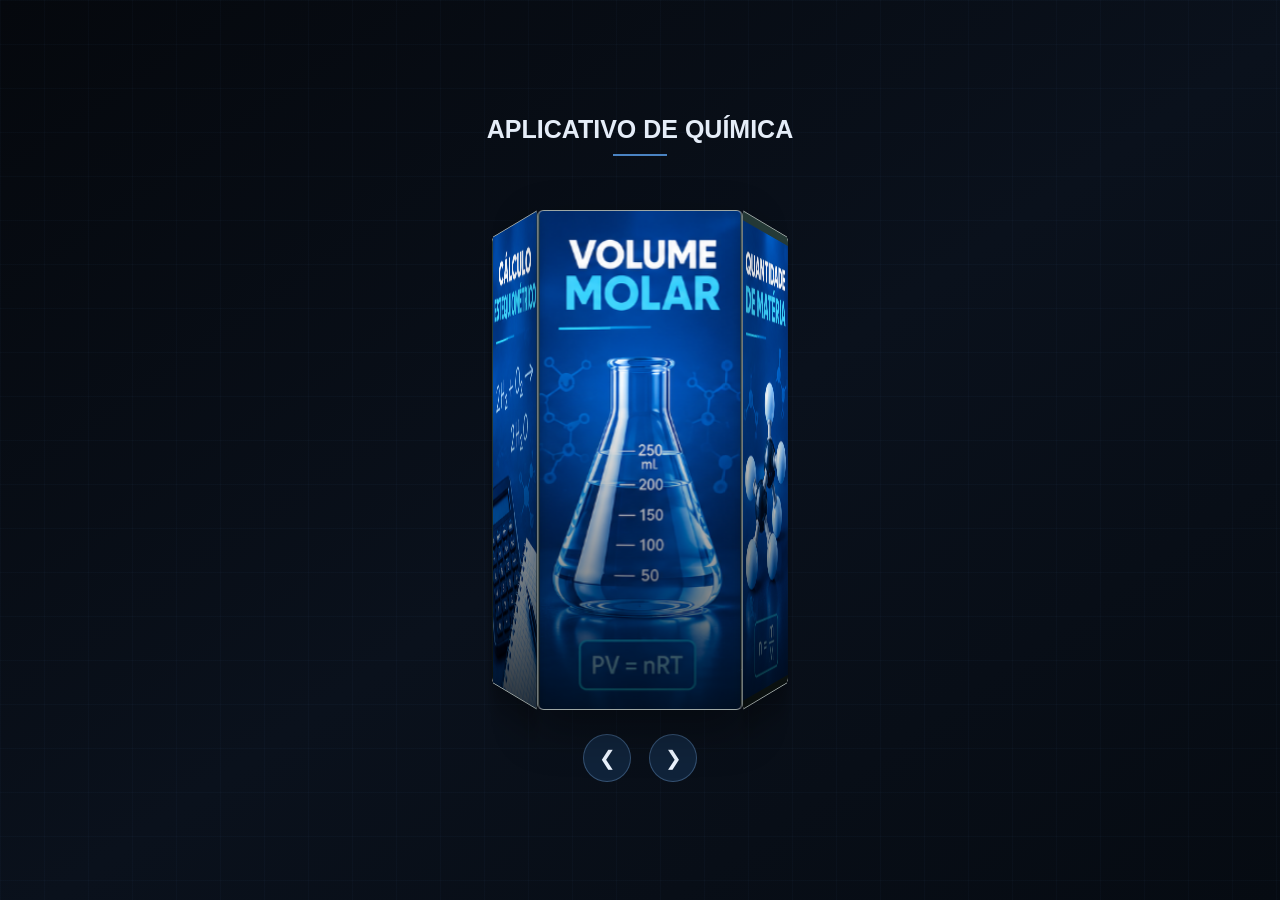
<file: index.html>
<!DOCTYPE html>
<html lang="pt-BR">
<head>
  <meta charset="UTF-8">
  <meta name="viewport" content="width=device-width, initial-scale=1.0">
  <title>Aplicativo de Química</title>
  <link rel="stylesheet" href="style.css">
</head>
<body class="home-page">

  <h1 class="titulo">APLICATIVO DE QUÍMICA</h1>

  <div class="scene">
    <div class="carousel">
      <div class="carousel__cell" data-link="volume_molar/index.html" data-image="volume-molar.png">
        
      </div>

      <div class="carousel__cell" data-link="quantidade_mols/index.html" data-image="quantidade-de-matéria.png">
      </div>

      <div class="carousel__cell" data-link="conversao/index.html" data-image="conversão-de-massa.png">
      </div>

      <div class="carousel__cell" data-link="balanceamento/index.html" data-image="balançeamento-de-equação.png">
      </div>

      <div class="carousel__cell" data-link="estequiometrico/index.html" data-image="calculo-estequiométrico.png">
      </div>
    </div>
  </div>

  <div class="buttons">
    <button id="prev" aria-label="Girar para a esquerda">❮</button>
    <button id="next" aria-label="Girar para a direita">❯</button>
  </div>

  <script src="script.js"></script>
</body>
</html>
</file>
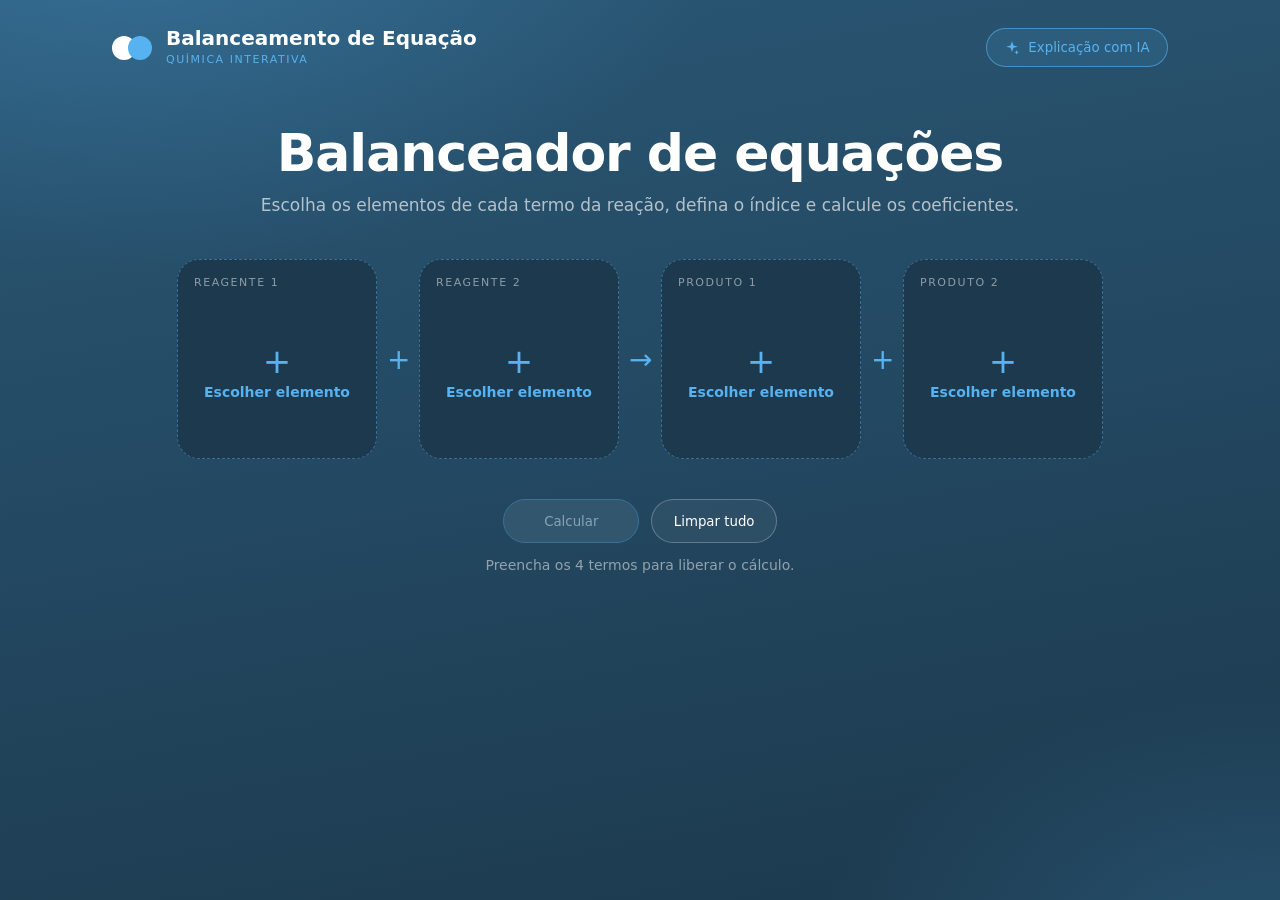
<file: balanceamento/index.html>
<!DOCTYPE html>
<html lang="pt-BR">

<head>
    <meta charset="UTF-8">
    <meta name="viewport" content="width=device-width, initial-scale=1.0">
    <link rel="stylesheet" href="style.css">
    <title>Balanceador de Equações · Balanceamento de Equação</title>
</head>

<body>
    <main class="app">
        <header class="topbar">
            <div class="brand">
                <span class="logo"><i></i><i></i></span>
                <div>
                    <h1>Balanceamento de Equação</h1>
                    <span>Química interativa</span>
                </div>
            </div>
            <button type="button" class="btn-ia" id="btnIA">
                <svg width="16" height="16" viewBox="0 0 24 24" fill="currentColor">
                    <path
                        d="M12 2l2.2 6.3L21 10l-6.8 1.7L12 18l-2.2-6.3L3 10l6.8-1.7zM19 15l1 2.5 2.5 1-2.5 1-1 2.5-1-2.5-2.5-1 2.5-1z" />
                </svg>
                Explicação com IA
            </button>
        </header>

        <section class="hero">
            <h2>Balanceador de equações</h2>
            <p>Escolha os elementos de cada termo da reação, defina o índice e calcule os coeficientes.</p>
        </section>

        <section class="equation" id="equation" aria-label="Equação química"></section>

        <div class="actions">
            <button type="button" class="btn-calc" id="btnCalc" disabled>Calcular</button>
            <button type="button" class="btn-ghost" id="btnReset">Limpar tudo</button>
        </div>
        <p class="hint" id="hint">Preencha os 4 termos para liberar o cálculo.</p>

        <section class="result" id="result" hidden>
            <span class="result-label">Resultado</span>
            <code class="result-string" id="resultString"></code>
            <div class="result-pretty" id="resultPretty"></div>
            <button type="button" class="btn-ghost" id="btnCopy">Copiar</button>
        </section>
        <p class="error" id="error" hidden></p>
    </main>
    <script src="balanceador.js"></script>
</body>

</html>
</file>
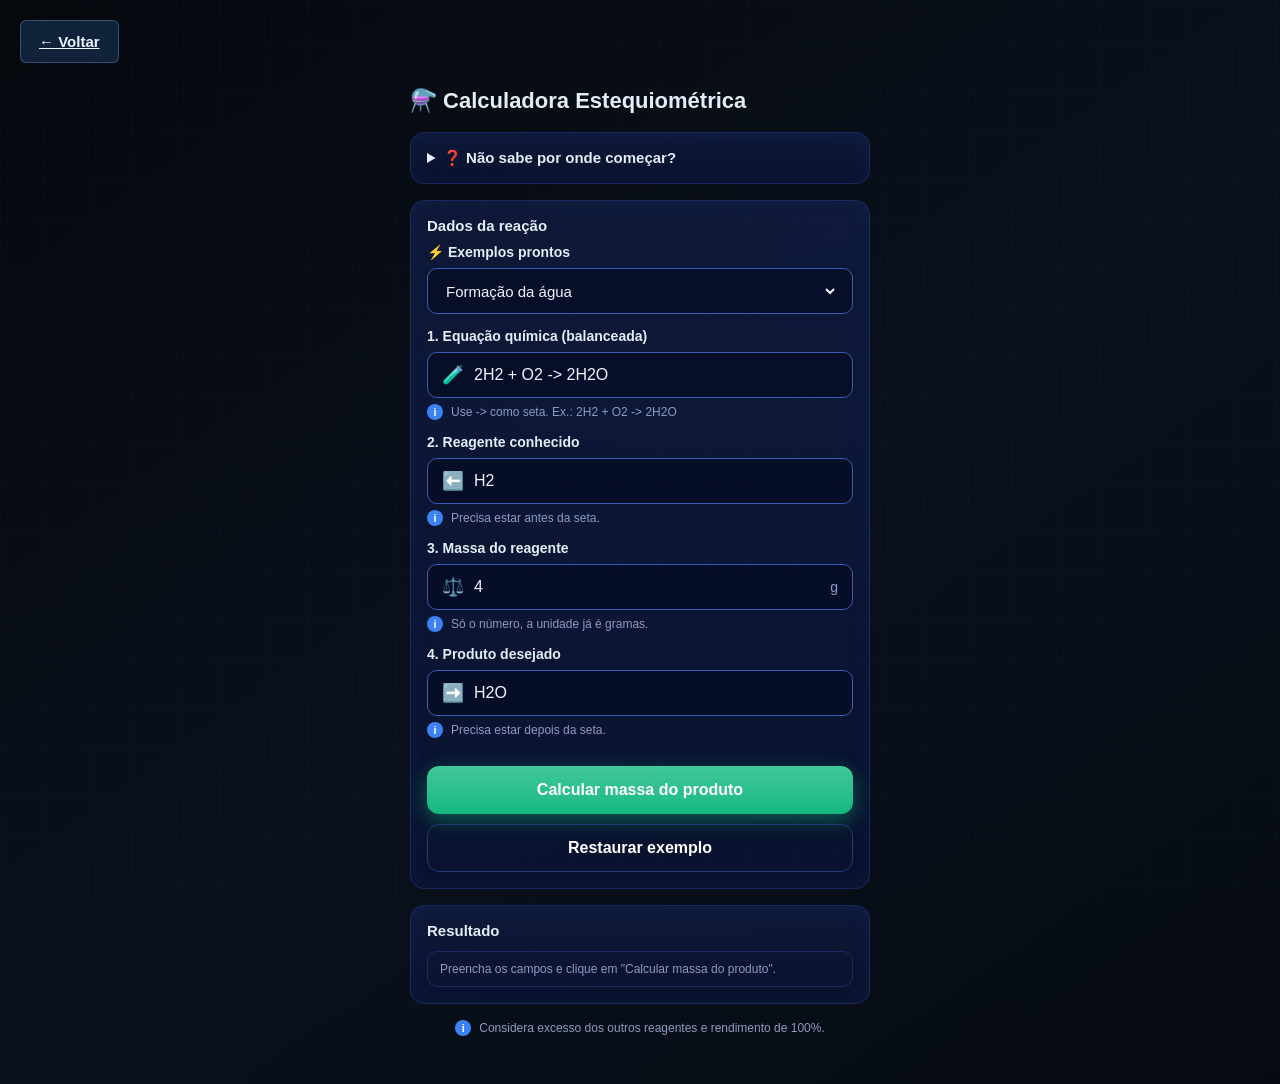
<file: estequiometrico/index.html>
<!DOCTYPE html>
<html lang="pt-BR">
<head>
  <meta charset="UTF-8">
  <meta name="viewport" content="width=device-width, initial-scale=1.0">
  <meta name="theme-color" content="#060b1f">
  <meta name="description" content="Calcule a massa de produto formada em uma reação química, com passo a passo.">
  <link rel="stylesheet" href="../style.css">
  <title>Calculadora Estequiométrica</title>
</head>
<body class="calculator-page">

  <a href="../index.html" class="btn-voltar">← Voltar</a>

  <main class="app estq" data-mode="peso">

    <header class="header">
      <h1>⚗️ Calculadora Estequiométrica</h1>
    </header>

    <!-- ============ AJUDA (recolhível para não ocupar a tela do celular) ============ -->
    <section class="card">
      <details>
        <summary>❓ Não sabe por onde começar?</summary>
        <p>
          A ferramenta descobre <strong>quantos gramas de um produto</strong> podem ser
          formados a partir de uma massa conhecida de um reagente.
          Ex.: com 4 g de hidrogênio, quantos gramas de água saem?
        </p>
        <ol>
          <li><strong>Equação:</strong> digite a reação <em>balanceada</em>. Use <code>-></code> como seta
              e <code>+</code> entre as substâncias.</li>
          <li><strong>Reagente:</strong> a fórmula da substância da qual você sabe a massa
              (lado esquerdo da seta).</li>
          <li><strong>Massa:</strong> quantos gramas dela você tem.</li>
          <li><strong>Produto:</strong> a fórmula do que você quer descobrir (lado direito da seta).</li>
        </ol>
        <p>
          Os números <em>antes</em> das fórmulas são coeficientes (proporção da reação).
          Os números <em>depois</em> das letras são índices: <code>H2O</code> tem 2 H e 1 O.
          Parênteses também funcionam: <code>Ca(OH)2</code>.
        </p>
      </details>
    </section>

    <!-- ============ FORMULÁRIO ============ -->
    <form id="formulario" class="card" autocomplete="off">
      <h2>Dados da reação</h2>

      <div class="field">
        <label for="exemplo">⚡ Exemplos prontos</label>
        <div class="input-wrap">
          <select id="exemplo">
            <option value="2H2 + O2 -&gt; 2H2O|H2|4|H2O">Formação da água</option>
            <option value="N2 + 3H2 -&gt; 2NH3|N2|28|NH3">Amônia (Haber-Bosch)</option>
            <option value="CH4 + 2O2 -&gt; CO2 + 2H2O|CH4|16|CO2">Combustão do metano</option>
            <option value="4Fe + 3O2 -&gt; 2Fe2O3|Fe|56|Fe2O3">Ferrugem</option>
            <option value="CaCO3 -&gt; CaO + CO2|CaCO3|100|CO2">Decomposição do calcário</option>
            <option value="2NaOH + H2SO4 -&gt; Na2SO4 + 2H2O|NaOH|80|Na2SO4">Neutralização</option>
          </select>
        </div>
      </div>

      <div class="field">
        <label for="equacao">1. Equação química (balanceada)</label>
        <div class="input-wrap">
          <span class="ico">🧪</span>
          <input id="equacao" name="equacao" type="text" value="2H2 + O2 -> 2H2O"
                 placeholder="Ex.: 2H2 + O2 -> 2H2O" autocapitalize="off" spellcheck="false" required>
        </div>
        <p class="hint">Use -> como seta. Ex.: 2H2 + O2 -> 2H2O</p>
      </div>

      <div class="field">
        <label for="reagente">2. Reagente conhecido</label>
        <div class="input-wrap">
          <span class="ico">⬅️</span>
          <input id="reagente" name="reagente" type="text" value="H2"
                 placeholder="Ex.: H2" autocapitalize="off" spellcheck="false" required>
        </div>
        <p class="hint">Precisa estar antes da seta.</p>
      </div>

      <div class="field">
        <label for="massa">3. Massa do reagente</label>
        <div class="input-wrap">
          <span class="ico">⚖️</span>
          <input id="massa" name="massa" type="number" inputmode="decimal" value="4"
                 min="0" step="any" placeholder="Ex.: 4" required>
          <span class="unit">g</span>
        </div>
        <p class="hint">Só o número, a unidade já é gramas.</p>
      </div>

      <div class="field">
        <label for="produto">4. Produto desejado</label>
        <div class="input-wrap">
          <span class="ico">➡️</span>
          <input id="produto" name="produto" type="text" value="H2O"
                 placeholder="Ex.: H2O" autocapitalize="off" spellcheck="false" required>
        </div>
        <p class="hint">Precisa estar depois da seta.</p>
      </div>

      <button type="submit" id="calcular" class="btn">Calcular massa do produto</button>
      <button type="reset" class="btn sec">Restaurar exemplo</button>
    </form>

    <!-- ============ RESULTADO ============ -->
    <section class="card" id="caixa-resultado" aria-live="polite">
      <h2>Resultado</h2>
      <p id="aviso" class="note">Preencha os campos e clique em "Calcular massa do produto".</p>

      <div id="saida" hidden>
        <div class="results">
          <div class="result"><div class="label">Massa molar do reagente</div><div class="value" id="r-mmR"></div></div>
          <div class="result"><div class="label">Mols do reagente</div><div class="value" id="r-nR"></div></div>
          <div class="result"><div class="label">Mols do produto</div><div class="value" id="r-nP"></div></div>
          <div class="result"><div class="label">Massa molar do produto</div><div class="value" id="r-mmP"></div></div>
          <div class="result final"><div class="label">Massa teórica do produto</div><div class="value" id="r-final"></div></div>
        </div>
        <details>
          <summary>📋 Ver passo a passo</summary>
          <pre id="resultado" class="note"></pre>
        </details>
      </div>
    </section>

    <footer>
      <p class="hint">Considera excesso dos outros reagentes e rendimento de 100%.</p>
    </footer>
  </main>

  <script src="script.js"></script>
</body>
</html>
</file>
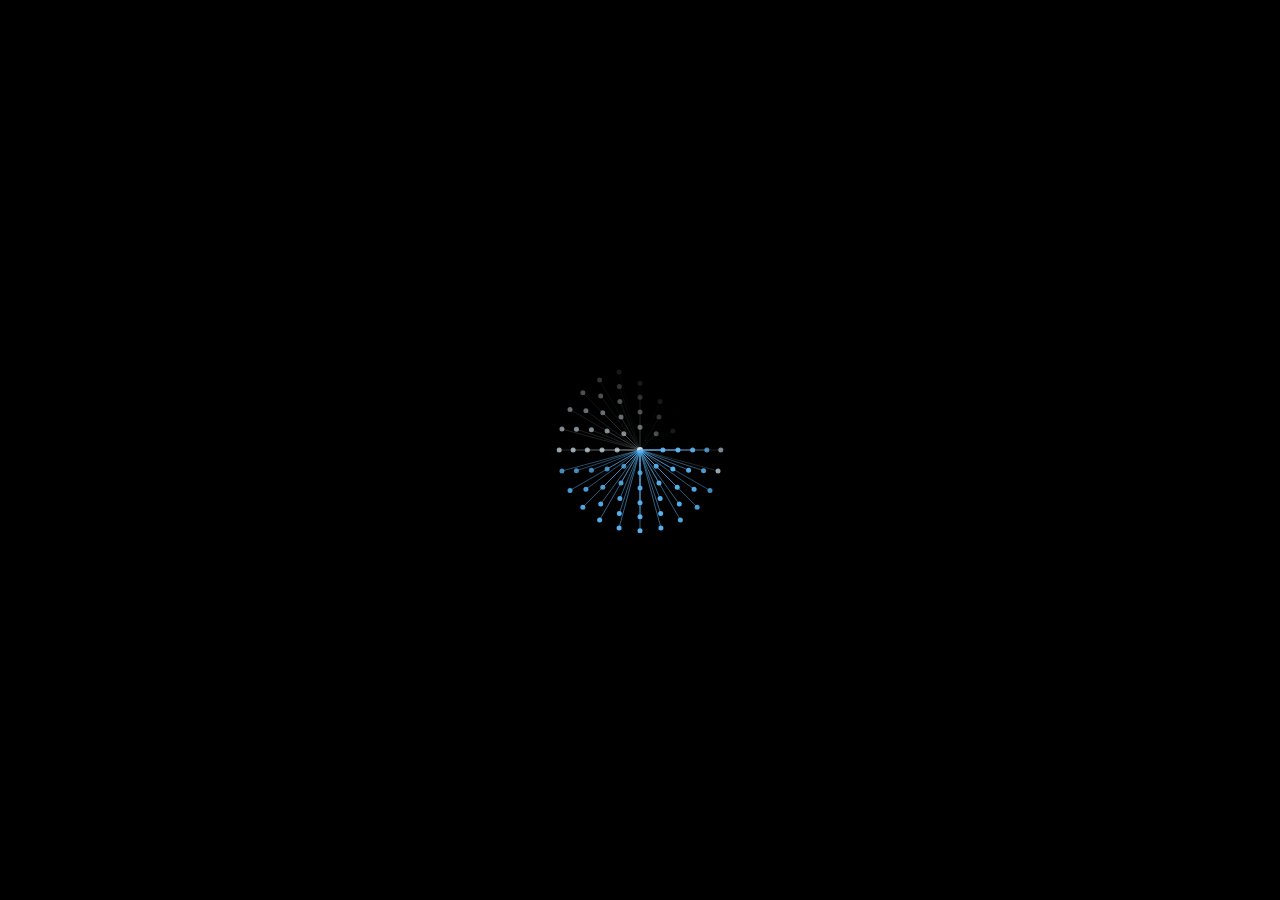
<file: balanceamento/elementos/index.html>
<!DOCTYPE html>
<html lang="pt-BR">
<head>
    <meta charset="UTF-8">
    <meta name="viewport" content="width=device-width, initial-scale=1.0">
    <link rel="stylesheet" href="style.css">
    <title>Tabela Periódica · Balanceamento de Equação</title>
</head>
<body>
    <!-- Preloader -->
    <div id="preloader-overlay"></div>
    
    <!-- Cabeçalho -->
    <div class="header">
        <div class="nav-section">
            <a class="logo-container" href="../index.html" aria-label="Voltar ao início">
                <div class="logo-circles">
                    <div class="circle circle-1"></div>
                    <div class="circle circle-2"></div>
                </div>
            </a>
            <p class="brand-sub">Balanceamento de Equação · Química interativa</p>
            <p class="select-context" id="selectContext" hidden></p>
        </div>

        <div class="values-section">
            <h3>Menu</h3>
            <ul>
                <li><a href="../index.html">Início</a></li>
                <li><a href="index.html">Tabela periódica</a></li>
            </ul>
        </div>

        <div class="social-section">
            <h3>Como usar</h3>
            <ul>
                <li><span class="hint-line">Arraste para explorar</span></li>
                <li><span class="hint-line">Clique em um cartão</span></li>
                <li><span class="hint-line">Zoom: teclas 1 · 2 · 3 · F</span></li>
            </ul>
        </div>
    </div>

    <!-- Main Viewport -->
    <div class="viewport" id="viewport">
        <div class="canvas-wrapper" id="canvasWrapper">
            <div class="grid-container" id="gridContainer"></div>
        </div>
    </div>

    <!-- Split Screen Container -->
    <div class="split-screen-container" id="splitScreenContainer">
        <div class="split-left" id="splitLeft">
            <div class="zoom-target" id="zoomTarget"></div>
        </div>
        <div class="split-right" id="splitRight"></div>
    </div>

    <!-- Painel de informações do elemento -->
    <div class="image-title-overlay" id="imageTitleOverlay">
        <div class="image-slide-number" id="imageSlideNumber"><span>001</span></div>
        <div class="image-slide-title" id="imageSlideTitle"><h1>Elemento</h1></div>
        <div class="image-slide-extras chip-row"><span class="chip" id="imageSlideCategory"></span></div>
        <div class="image-slide-description" id="imageSlideDescription"></div>
        <div class="image-slide-extras select-box" id="selectBox" hidden>
            <div class="index-picker">
                <span class="index-label">Índice (subíndice)</span>
                <div class="stepper">
                    <button type="button" id="idxMinus" aria-label="Diminuir">−</button>
                    <output id="idxValue">1</output>
                    <button type="button" id="idxPlus" aria-label="Aumentar">+</button>
                </div>
                <span class="index-preview" id="idxPreview"></span>
            </div>
            <button type="button" class="select-button" id="selectButton">Selecionar elemento</button>
        </div>
        <div class="image-slide-extras">
            <button type="button" class="details-button" id="detailsButton">
                <span>Mais detalhes sobre o elemento</span>
                <svg width="18" height="18" viewBox="0 0 16 16" fill="none"><path d="M7.9 16 6.36 14.48 11.83 9.08H0V6.92h11.83L6.36 1.52 7.9 0 16 8z" fill="currentColor"/></svg>
            </button>
        </div>
    </div>

    <!-- Cartão detalhado -->
    <div class="detail-modal" id="detailModal" role="dialog" aria-modal="true" aria-labelledby="detailHeading">
        <div class="detail-head">
            <div>
                <p class="detail-eyebrow" id="detailSub"></p>
                <h2 id="detailHeading">Mais detalhes sobre o elemento</h2>
            </div>
            <button type="button" class="detail-close" aria-label="Fechar">Fechar <kbd>Esc</kbd></button>
        </div>
        <div class="detail-card">
            <div class="detail-loader"></div>
            <img id="detailImage" alt="">
        </div>
    </div>

    <button class="close-button" id="closeButton">
        <svg width="64" height="64" viewBox="0 0 16 16" fill="none">
            <path d="M7.89873 16L6.35949 14.48L11.8278 9.08H0V6.92H11.8278L6.35949 1.52L7.89873 0L16 8L7.89873 16Z" fill="white"/>
        </svg>
    </button>

    <div class="footer">
        <div class="info-section">
            <p>118 elementos · Tabela periódica interativa</p>
            <p>Valores aproximados, para fins didáticos</p>
        </div>
    </div>

    <div class="page-vignette-container">
        <div class="page-vignette-extreme"></div>
    </div>

    <!-- GSAP 3.13+ (todos os plugins gratuitos, incluindo InertiaPlugin) -->
    <script src="vendor/gsap.min.js"></script>
    <script src="vendor/Draggable.min.js"></script>
    <script src="vendor/InertiaPlugin.min.js"></script>
    <script src="vendor/CustomEase.min.js"></script>
    <script src="vendor/Flip.min.js"></script>
    <script src="elementos.js"></script>
    <script src="script.js"></script>
</body>
</html>
</file>
<file: style.css>
* {
  box-sizing: border-box;
}
:root {
  --bg: #060b1f;
  --bg-2: #0b1433;
  --card: #0d1838;
  --border: #22397a;
  --border-soft: #1a2a5e;
  --text: #f1f5ff;
  --muted: #8d9bc4;

  --mols: #8b5cf6;
  --peso: #10b981;
  --litros: #2f8cff;

  --accent: var(--mols);
  --radius: 14px;
}

.app[data-mode="mols"]   { --accent: var(--mols); }
.app[data-mode="peso"]   { --accent: var(--peso); }
.app[data-mode="litros"] { --accent: var(--litros); }

* { box-sizing: border-box; margin: 0; padding: 0; }

body {
  min-height: 100vh;
  display: flex;
  justify-content: center;
  background: #02040d;
  font-family: "Inter", system-ui, -apple-system, "Segoe UI", sans-serif;
  color: var(--text);
}

.app {
  width: 100%;
  max-width: 400px;
  min-height: 100vh;
  padding: 20px 18px 28px;
  background:
    radial-gradient(circle at 80% -10%, rgba(99, 102, 241, .18), transparent 45%),
    linear-gradient(180deg, var(--bg-2), var(--bg));
}

.header {
  display: flex;
  align-items: center;
  justify-content: space-between;
  margin-bottom: 18px;
}
.header h1 { font-size: 22px; font-weight: 700; }
.icon-btn {
  background: none;
  border: 0;
  color: var(--text);
  font-size: 20px;
  cursor: pointer;
  width: 32px;
}

.tabs {
  display: flex;
  justify-content: space-around;
  margin-bottom: 20px;
}
.tab {
  background: none;
  border: 0;
  color: var(--muted);
  display: flex;
  flex-direction: column;
  align-items: center;
  gap: 8px;
  font-size: 14px;
  cursor: pointer;
  padding-bottom: 8px;
  position: relative;
  transition: color .2s;
}
.tab .circle {
  width: 56px;
  height: 56px;
  border-radius: 50%;
  display: grid;
  place-items: center;
  font-size: 24px;
  background: color-mix(in srgb, var(--c) 25%, #0a1230);
  border: 2px solid color-mix(in srgb, var(--c) 60%, transparent);
  transition: transform .2s, box-shadow .2s, background .2s;
}
.tab[data-mode="mols"]   { --c: var(--mols); }
.tab[data-mode="peso"]   { --c: var(--peso); }
.tab[data-mode="litros"] { --c: var(--litros); }

.tab.active { color: var(--text); }
.tab.active .circle {
  transform: scale(1.12);
  background: radial-gradient(circle at 30% 25%, color-mix(in srgb, var(--c) 70%, white), var(--c));
  box-shadow: 0 0 22px color-mix(in srgb, var(--c) 70%, transparent);
}
.tab.active::after {
  content: "";
  position: absolute;
  bottom: 0;
  width: 70px;
  height: 3px;
  border-radius: 3px;
  background: var(--c);
}

.card {
  background: linear-gradient(180deg, rgba(20, 35, 85, .55), rgba(10, 20, 55, .7));
  border: 1px solid var(--border-soft);
  border-radius: var(--radius);
  padding: 16px;
  margin-bottom: 16px;
  box-shadow: inset 0 0 20px rgba(60, 90, 200, .08);
}
.card h2 { font-size: 15px; font-weight: 600; margin-bottom: 10px; }

.field { margin-bottom: 14px; }
.field label { display: block; font-size: 14px; font-weight: 600; margin-bottom: 8px; }

.input-wrap {
  display: flex;
  align-items: center;
  gap: 10px;
  height: 46px;
  padding: 0 14px;
  border: 1px solid #3b5bb5;
  border-radius: 10px;
  background: rgba(5, 12, 38, .8);
  transition: border-color .2s, box-shadow .2s;
}
.input-wrap:focus-within {
  border-color: var(--accent);
  box-shadow: 0 0 0 3px color-mix(in srgb, var(--accent) 30%, transparent);
}
.input-wrap .ico { color: var(--accent); font-size: 18px; }
.input-wrap input {
  flex: 1;
  min-width: 0;
  background: none;
  border: 0;
  outline: 0;
  color: var(--text);
  font-size: 16px;
}
.input-wrap input::placeholder { color: #5f6e9c; }
.input-wrap .unit { color: var(--muted); font-size: 14px; }

.input-wrap select {
  flex: 1;
  background: none;
  border: 0;
  outline: 0;
  color: var(--text);
  font-size: 15px;
}
.input-wrap select option { background: #0b1433; }

.hint {
  display: flex;
  gap: 8px;
  align-items: center;
  font-size: 12px;
  color: var(--muted);
}
.hint::before {
  content: "i";
  display: grid;
  place-items: center;
  width: 16px;
  height: 16px;
  border-radius: 50%;
  background: #3b82f6;
  color: #fff;
  font-size: 11px;
  font-weight: 700;
  flex-shrink: 0;
}

.btn {
  width: 100%;
  height: 48px;
  margin-top: 14px;
  border: 0;
  border-radius: 12px;
  font-size: 16px;
  font-weight: 600;
  color: #fff;
  cursor: pointer;
  background: linear-gradient(180deg,
    color-mix(in srgb, var(--accent) 80%, white),
    var(--accent));
  box-shadow: 0 6px 20px color-mix(in srgb, var(--accent) 45%, transparent);
  transition: transform .1s, filter .2s;
}
.btn:hover  { filter: brightness(1.1); }
.btn:active { transform: scale(.98); }

.results {
  display: grid;
  grid-template-columns: 1fr 1fr;
  gap: 12px;
}
.result {
  border: 1px solid var(--border);
  border-radius: 12px;
  padding: 12px;
  background: rgba(5, 12, 38, .6);
  text-align: center;
}
.result .label { font-size: 12px; color: var(--muted); margin-bottom: 8px; }
.result .value { font-size: 22px; font-weight: 700; color: var(--text); }
.result .value small { font-size: 14px; font-weight: 500; color: var(--muted); }

.note {
  margin-top: 12px;
  padding: 10px 12px;
  border: 1px solid var(--border-soft);
  border-radius: 10px;
  font-size: 12px;
  color: var(--muted);
}

body {
  margin: 0;
  min-height: 100vh;
  padding: 20px 0;
  font-family: Arial, sans-serif;
  background: #f4f4f4;

  display: flex;
  flex-direction: column;
  justify-content: center;
  align-items: center;
  margin: 0;
}

h1.titulo {
  font-size: 28px;
  padding: 0 15px;
  text-align: center;
}

.home-page {
  position: relative;
  isolation: isolate;
  min-height: 100vh;
  padding: 28px 16px 16px;
  color: #e5edf8;
  background: linear-gradient(145deg, #05080d 0%, #0a111c 52%, #060b12 100%);
}

.calculator-page {
  position: relative;
  isolation: isolate;
  min-height: 100vh;
  padding: 24px;
  color: #e5edf8;
  background: linear-gradient(145deg, #05080d 0%, #0a111c 52%, #060b12 100%);
  font-family: "Trebuchet MS", "Segoe UI", sans-serif;
}

.home-page::before,
.calculator-page::before {
  position: fixed;
  z-index: -1;
  inset: 0;
  background-image:
    linear-gradient(rgba(99, 150, 210, .035) 1px, transparent 1px),
    linear-gradient(90deg, rgba(99, 150, 210, .035) 1px, transparent 1px);
  background-size: 44px 44px;
  content: "";
  pointer-events: none;
}

.home-page .titulo {
  position: relative;
  margin: 0;
  padding: 8px 18px 14px;
  border-radius: 0;
  color: #e5edf8;
  background: transparent;
  font-family: "Trebuchet MS", "Segoe UI", sans-serif;
  font-size: 25px;
}

.home-page .titulo::after {
  display: block;
  width: 54px;
  height: 2px;
  margin: 10px auto 0;
  background: #4a83c2;
  content: "";
}

.home-page .scene {
  width: min(100%, 440px);
}

.home-page .buttons button {
  border-color: rgba(113, 159, 207, .38);
  background: #10233a;
  color: #edf5ff;
}

.home-page .buttons button:hover {
  background: #17385c;
}

.calculator-page .btn-voltar {
  border: 1px solid rgba(113, 159, 207, .38);
  border-radius: 6px;
  background: #10233a;
  color: #edf5ff;
  font-family: inherit;
  font-size: 15px;
  font-weight: 600;
  transition: background .2s ease, border-color .2s ease;
}

.calculator-page .btn-voltar:hover {
  border-color: #5b8fc3;
  background: #17385c;
}

.calculator-page .btn-voltar:focus-visible {
  outline: 2px solid #78a9dc;
  outline-offset: 3px;
}

.scene {
  width: min(100vw, 440px);
  height: 540px;
  position: relative;
  margin: 20px auto 0;
  perspective: 1600px;
  flex-shrink: 0;
  touch-action: pan-y;
}

.carousel {
  width: 100%;
  height: 100%;
  position: absolute;
  transform-style: preserve-3d;
  transition: transform 0.65s cubic-bezier(.2, .75, .25, 1);
  cursor: grab;
}

.carousel.is-dragging {
  cursor: grabbing;
  transition: none;
}

.carousel__cell {
  position: absolute;
  width: min(64vw, 205px);
  aspect-ratio: 0.41;
  left: 50%;
  top: 50%;
  transform-style: preserve-3d;

  display: flex;
  justify-content: center;
  align-items: center;

  padding: 24px;
  overflow-wrap: anywhere;
  text-align: center;

  background-color: #263b38;
  background-position: center;
  background-size: 100% 100%, contain;
  background-repeat: no-repeat;
  border: 1px solid rgba(255, 255, 255, .55);
  border-radius: 6px;
  color: white;

  font-size: 23px;
  line-height: 1.3;
  font-weight: bold;
  text-shadow: 0 2px 12px rgba(0, 0, 0, .9);
  box-shadow: 0 18px 45px rgba(0, 0, 0, .35);

  cursor: pointer;
  backface-visibility: hidden;
  user-select: none;
  transition: opacity .25s ease, filter .25s ease;
}

.carousel__cell:hover {
  filter: brightness(1.12);
}

.carousel:hover .carousel__cell:not(:hover) {
  opacity: .58;
}

.carousel__cell:focus-visible {
  outline: 3px solid #fff;
  outline-offset: 4px;
}

.buttons {
  display: flex;
  justify-content: center;
  gap: 18px;
  margin: 4px auto 24px;
}

.buttons button {
  width: 48px;
  height: 48px;
  padding: 0;
  font-size: 20px;
  cursor: pointer;
  border: 1px solid rgba(255, 255, 255, .35);
  border-radius: 50%;
  background: #183c3a;
  color: white;
  transition: background .2s ease, transform .2s ease;
}

.buttons button:hover {
  background: #28645b;
  transform: scale(1.06);
}

.buttons button:focus-visible {
  outline: 3px solid #fff;
  outline-offset: 3px;
}

@media (max-height: 680px) {
  .scene {
    height: min(69vh, 460px);
  }

  .carousel__cell {
    width: min(48vw, 170px);
  }
}

.titulo {
  font-size: 28px;
  padding: 0 15px;
  text-align: center;
  gap: 10px;
  border-radius: 8px;
  color: #3372c4;
  background-color: #dfdede;
  margin-top: 0;
}


.btn-voltar {
  position: fixed;
  top: 20px;
  left: 20px;

  padding: 12px 18px;
  border: none;
  border-radius: 8px;

  background: #3498db;
  color: white;

  font-size: 16px;
  cursor: pointer;
  transition: background 0.2s ease;
}

.btn-voltar:hover {
  background: #217dbb;
}

/* ===== Calculadora estequiométrica (tudo escopado em .estq: não afeta outras páginas) ===== */
.estq { max-width: 460px; min-height: auto; padding: 64px 0 24px; background: none; }
.estq summary { cursor: pointer; font-size: 15px; font-weight: 600; }
.estq details p, .estq details li { margin-top: 8px; font-size: 13px; line-height: 1.5; color: var(--muted); }
.estq details ol { padding-left: 18px; }
.estq code { padding: 2px 6px; border-radius: 6px; background: rgba(255,255,255,.08); color: var(--text); }
.estq .hint { margin-top: 6px; }
.estq .btn.sec { background: none; border: 1px solid var(--border); box-shadow: none; margin-top: 10px; }
.estq .final { grid-column: 1 / -1; border-color: var(--accent); }
.estq .final .value { font-size: 30px; color: var(--accent); }
.estq .result .value { font-size: 18px; }
.estq .erro { border-color: #ef4444; color: #fca5a5; }
.estq pre { margin-top: 10px; white-space: pre-wrap; font: 13px/1.6 ui-monospace, Consolas, monospace; color: var(--text); }
.estq footer { text-align: center; }
.estq footer .hint { justify-content: center; }
@media (max-width: 380px) { .estq .results { grid-template-columns: 1fr; } }
</file>
<file: balanceamento/style.css>
:root {
    --accent: #2A5775;
    --soft: #56B2F0;
    --bg: #2A5775;
    --card: #1C394D;
    --line: #377199;
    --ink: #0e2230
}

html {
    background: var(--card)
}

* {
    box-sizing: border-box;
    margin: 0;
    padding: 0
}

body {
    min-height: 100vh;
    font-family: "Segoe UI", system-ui, -apple-system, sans-serif;
    color: #fff;
    background: radial-gradient(1000px 600px at 10% -10%, rgba(86, 178, 240, .28), transparent 60%), radial-gradient(800px 500px at 100% 110%, rgba(55, 113, 153, .5), transparent 60%), linear-gradient(170deg, var(--bg) 0%, var(--card) 100%);
    background-attachment: fixed
}

.app {
    max-width: 1100px;
    margin: 0 auto;
    padding: 28px 22px 60px
}

.topbar {
    display: flex;
    justify-content: space-between;
    align-items: center;
    gap: 16px;
    margin-bottom: 56px
}

.brand {
    display: flex;
    align-items: center;
    gap: 10px
}

.brand h1 {
    font-size: 20px;
    line-height: 1
}

.brand span:not(.logo) {
    font-size: 11px;
    letter-spacing: .14em;
    text-transform: uppercase;
    color: var(--soft)
}

.logo {
    position: relative;
    width: 44px;
    height: 24px
}

.logo i {
    position: absolute;
    top: 0;
    width: 24px;
    height: 24px;
    border-radius: 50%;
    background: #fff
}

.logo i+i {
    left: 16px;
    background: var(--soft)
}

.btn-ia {
    display: inline-flex;
    align-items: center;
    gap: .6em;
    padding: .8em 1.3em;
    border-radius: 999px;
    border: 1px solid rgba(86, 178, 240, .6);
    background: rgba(86, 178, 240, .12);
    color: var(--soft);
    font: 600 14px inherit;
    font-family: inherit;
    cursor: pointer;
    transition: .25s
}

.btn-ia:hover {
    background: rgba(86, 178, 240, .25);
    color: #fff
}

.hero {
    text-align: center;
    margin-bottom: 44px
}

.hero h2 {
    font-size: clamp(30px, 5vw, 52px);
    letter-spacing: -.02em;
    font-weight: 650
}

.hero p {
    margin-top: 12px;
    color: rgba(255, 255, 255, .65);
    font-size: 17px
}

.equation {
    display: flex;
    flex-wrap: wrap;
    justify-content: center;
    align-items: center;
    gap: 10px
}

.sep {
    font-size: 28px;
    font-weight: 300;
    color: var(--soft);
    width: 22px;
    text-align: center
}

.slot {
    width: 200px;
    min-height: 200px;
    padding: 16px;
    border-radius: 22px;
    background: var(--card);
    border: 1px dashed var(--line);
    display: flex;
    flex-direction: column;
    gap: 12px;
    transition: .3s
}

.slot.filled {
    border-style: solid;
    border-color: rgba(86, 178, 240, .55);
    box-shadow: 0 24px 50px -28px rgba(86, 178, 240, .6)
}

.slot-label {
    font-size: 11px;
    letter-spacing: .14em;
    text-transform: uppercase;
    color: rgba(255, 255, 255, .5)
}

.slot-formula {
    flex: 1;
    display: flex;
    flex-wrap: wrap;
    align-content: center;
    justify-content: center;
    gap: 8px
}

.slot-empty {
    width: 100%;
    height: 100%;
    min-height: 96px;
    display: flex;
    flex-direction: column;
    align-items: center;
    justify-content: center;
    gap: 6px;
    background: none;
    border: none;
    color: var(--soft);
    cursor: pointer;
    font-family: inherit;
    border-radius: 14px;
    transition: .25s
}

.slot-empty b {
    font-size: 34px;
    font-weight: 300;
    line-height: 1
}

.slot-empty span {
    font-size: 14px;
    font-weight: 600
}

.slot-empty:hover {
    background: rgba(86, 178, 240, .1)
}

.chip-el {
    position: relative;
    display: inline-flex;
    align-items: baseline;
    padding: .45em .95em .45em .95em;
    border-radius: 14px;
    background: rgba(86, 178, 240, .16);
    border: 1px solid rgba(86, 178, 240, .5);
    font-size: 30px;
    font-weight: 650
}

.chip-el sub {
    font-size: .55em;
    color: var(--soft);
    margin-left: 1px
}

.chip-x {
    position: absolute;
    top: -8px;
    right: -8px;
    width: 20px;
    height: 20px;
    border-radius: 50%;
    border: none;
    background: var(--line);
    color: #fff;
    font-size: 14px;
    line-height: 1;
    cursor: pointer;
    opacity: 0;
    transition: .2s
}

.chip-el:hover .chip-x,
.chip-x:focus {
    opacity: 1
}

.slot-add {
    align-self: center;
    padding: .5em 1em;
    border-radius: 999px;
    border: 1px solid var(--line);
    background: none;
    color: #fff;
    font: 600 13px inherit;
    font-family: inherit;
    cursor: pointer
}

.slot-add:hover:not(:disabled) {
    border-color: var(--soft);
    color: var(--soft)
}

.slot-add:disabled {
    opacity: .35;
    cursor: not-allowed
}

.actions {
    display: flex;
    justify-content: center;
    gap: 12px;
    margin-top: 40px;
    flex-wrap: wrap
}

.btn-calc {
    padding: 1em 3em;
    border: none;
    border-radius: 999px;
    background: var(--soft);
    color: #0e2230;
    font: 700 17px inherit;
    font-family: inherit;
    cursor: pointer;
    box-shadow: 0 16px 36px -14px rgba(86, 178, 240, .85);
    transition: .25s
}

.btn-calc:hover:not(:disabled) {
    transform: translateY(-2px);
    background: #7cc4f5
}

.btn-calc:disabled {
    border: 1px solid var(--line);
    background: #32566e;
    color: #86a3b8;
    box-shadow: none;
    cursor: not-allowed
}

.btn-ghost {
    padding: 1em 1.6em;
    border-radius: 999px;
    border: 1px solid rgba(255, 255, 255, .25);
    background: rgba(255, 255, 255, .05);
    color: #fff;
    font: 600 14px inherit;
    font-family: inherit;
    cursor: pointer
}

.btn-ghost:hover {
    background: rgba(255, 255, 255, .14)
}

.hint {
    text-align: center;
    margin-top: 14px;
    color: rgba(255, 255, 255, .5);
    font-size: 14px
}

.result {
    margin: 40px auto 0;
    max-width: 760px;
    padding: 26px;
    border-radius: 24px;
    background: var(--card);
    border: 1px solid rgba(86, 178, 240, .5);
    text-align: center;
    display: flex;
    flex-direction: column;
    align-items: center;
    gap: 10px
}

.result[hidden],
.error[hidden],
.hint[hidden] {
    display: none
}

.result-label {
    font-size: 11px;
    letter-spacing: .14em;
    text-transform: uppercase;
    color: var(--soft)
}

.result-string {
    font-family: ui-monospace, Menlo, Consolas, monospace;
    font-size: clamp(20px, 3.4vw, 32px);
    word-break: break-word
}

.result-pretty {
    font-size: clamp(18px, 2.6vw, 26px);
    color: var(--soft)
}

.error {
    text-align: center;
    margin-top: 28px;
    color: #ff9b8a
}

@media(max-width:560px) {
    .slot {
        width: 100%
    }

    .sep {
        width: 100%
    }
}
</file>
<file: balanceamento/elementos/style.css>
@import url("https://fonts.cdnfonts.com/css/thegoodmonolith");

@font-face {
  font-family: "PPNeueMontreal";
  src: url("https://assets.codepen.io/7558/PPNeueMontreal-Variable.woff2") format("woff2");
  font-weight: 100 900;
  font-style: normal;
}

:root {
  --spacing-base: 1rem;
  --spacing-md: 1.5rem;
  --spacing-lg: 2rem;
  --color-text: #ffffff;
  --color-text-dim: 0.6;
  --transition-medium: 0.3s ease;
  --font-size-base: 14px;
}

* {
  margin: 0;
  padding: 0;
  box-sizing: border-box;
  user-select: none;
}

body {
  font-family: "PPNeueMontreal", sans-serif;
  background: #000;
  overflow: hidden;
  height: 100vh;
  cursor: grab;
}

body.dragging {
  cursor: grabbing;
}

body.zoom-mode {
  cursor: default;
}

/* Header and Footer */
.header,
.footer {
  position: fixed;
  left: 0;
  width: 100vw;
  padding: 1.5rem;
  z-index: 10000;
  display: grid;
  grid-template-columns: repeat(12, 1fr);
  column-gap: var(--spacing-base);
  pointer-events: none;
  opacity: 0;
}

.header>*,
.footer>* {
  pointer-events: auto;
}

.header {
  top: 0;
}

.footer {
  bottom: 0;
}

/* Grid column assignments */
.nav-section {
  grid-column: 1 / span 3;
}

.values-section {
  grid-column: 5 / span 2;
}

.location-section {
  grid-column: 7 / span 2;
}

.contact-section {
  grid-column: 9 / span 2;
}

.social-section {
  grid-column: 11 / span 2;
  text-align: right;
}

/* Bottom bar */
.coordinates-section {
  grid-column: 1 / span 3;
  font-family: "TheGoodMonolith", monospace;
}

.info-section {
  grid-column: 9 / span 4;
  text-align: right;
}

/* ===== LOGO COMPONENT ===== */
.logo-container {
  margin-bottom: var(--spacing-md);
  display: block;
  width: 3rem;
  height: 1.5rem;
  position: relative;
  cursor: pointer;
}

.logo-circles {
  position: relative;
  width: 100%;
  height: 100%;
}

.circle {
  position: absolute;
  border-radius: 50%;
  transition: transform var(--transition-medium);
  width: 1.4rem;
  height: 1.4rem;
  background-color: var(--color-text);
  top: 50%;
}

.circle-1 {
  left: 0;
  transform: translate(0, -50%);
}

.circle-2 {
  left: 0.8rem;
  transform: translate(0, -50%);
  background-color: var(--soft);
}

.logo-container:hover .circle-1 {
  transform: translate(-0.5rem, -50%);
}

.logo-container:hover .circle-2 {
  transform: translate(0.5rem, -50%);
}

/* Key hint styling */
.key-hint {
  display: inline-flex;
  align-items: center;
  justify-content: center;
  padding: 0 5px;
  border: 1px solid var(--color-text);
  border-radius: 3px;
  font-size: 12px;
  margin: 0 3px;
  min-width: 20px;
  height: 20px;
}

/* Footer text styling */
.footer p {
  font-family: "TheGoodMonolith", monospace;
}

/* Global link styling */
a {
  position: relative;
  cursor: pointer;
  color: var(--color-text);
  padding: 0;
  display: inline-block;
  z-index: 1;
  text-decoration: none;
  font-size: var(--font-size-base);
  opacity: 1;
  transition: color var(--transition-medium);
  font-weight: 700;
}

a::after {
  content: "";
  position: absolute;
  top: 0;
  left: 0;
  width: 0;
  height: 100%;
  background-color: var(--color-text);
  z-index: -1;
  transition: width 0.3s cubic-bezier(0.34, 1.56, 0.64, 1);
}

a:hover::after {
  width: 100%;
}

a:hover {
  color: black;
  mix-blend-mode: difference;
  opacity: 1;
}

p {
  display: block;
  text-decoration: none;
  color: #ffffff;
  font-size: 14px;
  font-weight: 600;
  letter-spacing: -0.01rem;
  -webkit-font-smoothing: antialiased;
}

ul {
  list-style: none;
}

h3 {
  font-size: 14px;
  margin-bottom: var(--spacing-base);
  font-weight: 600;
  color: #fff;
}

.viewport {
  position: fixed;
  top: 0;
  left: 0;
  width: 100vw;
  height: 100vh;
  overflow: hidden;
  z-index: 1;
  opacity: 0;
}

.canvas-wrapper {
  position: absolute;
  top: 0;
  left: 0;
  transform-origin: 0 0;
  will-change: transform;
  isolation: isolate;
}

.grid-container {
  position: relative;
  width: 100%;
  height: 100%;
}

.grid-item {
  position: absolute;
  width: 320px;
  height: 320px;
  background: #111;
  cursor: pointer;
  will-change: transform, opacity;
  z-index: 1;
  opacity: 1;
  transition: opacity 0.6s ease;
}

.grid-item.out-of-view {
  opacity: 0.1;
}

.grid-item.selected {
  z-index: 2 !important;
}

.grid-item img {
  width: 100%;
  height: 100%;
  object-fit: cover;
  display: block;
  user-select: none;
  pointer-events: none;
}

/* Split Screen Layout */
.split-screen-container {
  position: fixed;
  top: 0;
  left: 0;
  width: 100vw;
  height: 100vh;
  display: flex;
  z-index: 2;
  opacity: 0;
  pointer-events: none;
}

.split-screen-container.active {
  opacity: 1;
  pointer-events: all;
}

.split-left {
  position: relative;
  width: 50vw;
  height: 100vh;
  background: rgba(0, 0, 0, 0.6);
  display: flex;
  justify-content: center;
  align-items: center;
  z-index: 1;
  cursor: pointer;
}

.split-right {
  position: relative;
  width: 50vw;
  height: 100vh;
  background: rgba(0, 0, 0, 0.6);
  display: flex;
  justify-content: center;
  align-items: center;
  z-index: 1;
  cursor: pointer;
}

/* Image target - BEHIND the scaling image */
.zoom-target {
  width: 100%;
  height: 100%;
  position: relative;
  display: flex;
  align-items: center;
  justify-content: center;
  z-index: 1;
}

/* Image title overlay - positioned at bottom left */
.image-title-overlay {
  position: absolute;
  bottom: 40px;
  left: 40px;
  transform: none;
  color: white;
  z-index: 4;
  opacity: 0;
  pointer-events: none;
}

.image-title-overlay.active {
  opacity: 0;
}

.image-slide-number {
  position: relative;
  width: 400px;
  height: 20px;
  margin-bottom: 0.5em;
  clip-path: polygon(0% 0%, 100% 0%, 100% 100%, 0% 100%);
  overflow: hidden;
}

.image-slide-number span {
  position: absolute;
  top: 0;
  left: 0;
  color: white;
  font-family: "TheGoodMonolith", monospace;
  font-size: 12px;
  font-weight: 400;
  line-height: 1.5;
  transform: translateY(0px);
  will-change: transform;
  margin: 0;
  padding: 0;
  text-transform: uppercase;
  letter-spacing: 0.1em;
}

.image-slide-title {
  position: relative;
  width: 400px;
  height: 60px;
  margin-bottom: 1em;
  clip-path: polygon(0% 0%, 100% 0%, 100% 100%, 0% 100%);
  overflow: hidden;
}

.image-slide-title h1 {
  position: absolute;
  top: 0;
  left: 0;
  color: white;
  font-family: "PPNeueMontreal", sans-serif;
  font-size: 48px;
  font-weight: 500;
  letter-spacing: -0.02em;
  line-height: 1.2;
  transform: translateY(0px);
  will-change: transform;
  margin: 0;
  padding: 0;
}

.image-slide-description {
  position: relative;
  width: 400px;
  min-height: 80px;
  clip-path: polygon(0% 0%, 100% 0%, 100% 100%, 0% 100%);
  overflow: hidden;
}

.description-line {
  position: relative;
  display: block;
  color: rgba(255, 255, 255, 0.8);
  font-family: "PPNeueMontreal", sans-serif;
  font-size: 16px;
  font-weight: 300;
  line-height: 1.4;
  transform: translateY(0px);
  will-change: transform;
  margin: 0;
  padding: 0;
  overflow: hidden;
}

@media (max-width: 900px) {
  .image-title-overlay {
    bottom: 20px;
    left: 20px;
  }

  .image-slide-number {
    width: 300px;
    height: 18px;
  }

  .image-slide-number span {
    font-size: 10px;
  }

  .image-slide-title {
    width: 300px;
    height: 50px;
  }

  .image-slide-title h1 {
    font-size: 36px;
  }

  .image-slide-description {
    width: 300px;
    min-height: 70px;
  }

  .description-line {
    font-size: 14px;
  }
}

/* Hide placeholder when active */
.split-screen-container.active .zoom-target::before {
  display: none;
}

.zoom-target::before {
  content: "IMAGE TARGET";
  color: rgba(255, 255, 255, 0.5);
  font-family: "TheGoodMonolith", monospace;
  font-size: 0.75em;
  font-weight: 400;
  text-transform: uppercase;
  letter-spacing: 2px;
}

.controls-container {
  position: fixed;
  bottom: 1.25em;
  left: 50%;
  transform: translateX(-50%);
  display: flex;
  z-index: 6;
  opacity: 0;
  transition: left 1.2s cubic-bezier(0.87, 0, 0.13, 1);
}

.controls-container.visible {
  opacity: 1;
}

.controls-container.split-mode {
  left: 75%;
}

.percentage-indicator {
  background-color: #dff0fc;
  background-image: radial-gradient(rgba(0, 0, 0, 0.015) 1px, transparent 0);
  background-size: 0.44em 0.44em;
  background-position: -0.06em -0.06em;
  padding: 0.625em 1.25em;
  border-radius: 0.25em;
  display: flex;
  align-items: center;
  justify-content: center;
  font-family: "TheGoodMonolith", monospace;
  font-size: 0.75em;
  font-weight: 400;
  text-transform: uppercase;
  color: #1C394D;
  min-width: 5em;
  white-space: nowrap;
}

.switch {
  display: flex;
  gap: 1.25em;
  background-color: #1C394D;
  background-image: radial-gradient(rgba(255, 255, 255, 0.015) 1px,
      transparent 0);
  background-size: 0.44em 0.44em;
  background-position: -0.06em -0.06em;
  padding: 0.625em 1.25em;
  border-radius: 0.25em;
  transition: padding 0.3s ease-in-out;
}

.sound-toggle {
  background-color: #dff0fc;
  background-image: radial-gradient(rgba(0, 0, 0, 0.015) 1px, transparent 0);
  background-size: 0.44em 0.44em;
  background-position: -0.06em -0.06em;
  padding: 0.5em 0.75em;
  border-radius: 0.25em;
  display: flex;
  align-items: center;
  justify-content: center;
  cursor: pointer;
  transition: all 0.3s ease;
  min-width: 3.75em;
  position: relative;
  border-color: transparent;
}

.sound-wave-canvas {
  width: 2em;
  height: 1em;
  border: none !important;
  outline: none !important;
  background: none !important;
}

.sound-toggle.active .sound-wave-canvas {
  opacity: 1;
}

.sound-toggle:hover .sound-wave-canvas {
  opacity: 0.8;
}

.switch-button {
  background: none;
  border: none;
  border-color: transparent;
  color: #8fb4cc;
  cursor: pointer;
  font-family: "TheGoodMonolith", monospace;
  font-size: 0.75em;
  font-weight: 400;
  text-transform: uppercase;
  padding: 5px 10px;
  position: relative;
  transition: all 0.3s ease-in-out;
  white-space: nowrap;
}

.switch-button-current {
  color: #ffffff;
}

.indicator-dot {
  position: absolute;
  width: 5px;
  height: 5px;
  background-color: #dff0fc;
  border-radius: 50%;
  opacity: 0;
  transition: opacity 0.3s ease-in-out;
  top: 50%;
  transform: translateY(-50%);
  left: -8px;
}

.switch-button:hover .indicator-dot {
  opacity: 1;
}

/* Simple 64px white arrow button */
.close-button {
  position: fixed;
  top: 50%;
  right: 20px;
  width: 64px;
  height: 64px;
  background: none;
  border: none;
  border-color: transparent;
  cursor: pointer;
  display: flex;
  align-items: center;
  justify-content: center;
  z-index: 5;
  opacity: 0;
  pointer-events: none;
  transform: translate(40px, -50%);
}

.close-button.active {
  pointer-events: all;
}

.close-button:hover {
  opacity: 0.7;
}

.close-button svg {
  width: 64px;
  height: 64px;
  transform: rotate(180deg);
}

/* Scaling image overlay */
.scaling-image-overlay {
  position: fixed;
  top: 0;
  left: 0;
  z-index: 3;
  pointer-events: none;
  will-change: transform;
  opacity: 1 !important;
}

.scaling-image-overlay img {
  width: 100%;
  height: 100%;
  object-fit: cover;
  display: block;
}

/* Page vignette effect */
.page-vignette-container {
  position: fixed;
  top: 0;
  left: 0;
  width: 100%;
  height: 100%;
  pointer-events: none;
  z-index: 9998;
}

.page-vignette-extreme {
  position: absolute;
  top: 0;
  left: 0;
  width: 100%;
  height: 100%;
  mix-blend-mode: overlay;
  background: linear-gradient(to bottom,
      rgba(28, 57, 77, 0.9) 0%,
      rgba(28, 57, 77, 0.5) 20%,
      transparent 40%);
}

/* =====================================================
   TEMA TABELA PERIÓDICA — refinamentos visuais
   ===================================================== */
:root {
  --accent: #2A5775;
  --soft: #56B2F0;
  --bg: #2A5775;
  --card: #1C394D;
  --line: #377199;
  --accent-soft: var(--soft);
  --panel: rgba(28, 57, 77, 0.72);
}

body {
  background:
    radial-gradient(1200px 700px at 15% -10%, rgba(86, 178, 240, 0.28), transparent 60%),
    radial-gradient(900px 600px at 100% 110%, rgba(55, 113, 153, 0.5), transparent 60%),
    linear-gradient(170deg, var(--bg), var(--card));
}

body::before {
  content: "";
  position: fixed;
  inset: 0;
  background-image: radial-gradient(rgba(255, 255, 255, 0.05) 1px, transparent 0);
  background-size: 28px 28px;
  pointer-events: none;
  z-index: 0;
}

/* Cabeçalho */
.header {
  align-items: start;
}

.nav-section {
  grid-column: 1 / span 4;
}

.values-section {
  grid-column: 6 / span 3;
}

.social-section {
  grid-column: 9 / span 4;
}

.logo-container {
  margin-bottom: 0.75rem;
}

.brand-sub {
  font-family: "TheGoodMonolith", monospace;
  font-size: 11px;
  letter-spacing: 0.12em;
  text-transform: uppercase;
  color: var(--accent-soft);
}

.header h3 {
  font-family: "TheGoodMonolith", monospace;
  font-size: 11px;
  letter-spacing: 0.14em;
  text-transform: uppercase;
  color: rgba(255, 255, 255, 0.5);
  margin-bottom: 0.6rem;
}

.header li {
  margin-bottom: 0.3rem;
}

.hint-line {
  font-size: 14px;
  font-weight: 500;
  color: rgba(255, 255, 255, 0.82);
}

/* Cartões da grade */
.grid-item {
  border-radius: 20px;
  overflow: hidden;
  background: var(--card);
  box-shadow: 0 18px 40px -18px rgba(0, 0, 0, 0.9), 0 0 0 1px rgba(255, 255, 255, 0.06);
  transition: opacity 0.6s ease, box-shadow 0.35s ease;
}

.grid-item img {
  transition: transform 0.6s cubic-bezier(0.22, 1, 0.36, 1);
}

.grid-item:hover {
  box-shadow: 0 30px 60px -20px rgba(86, 178, 240, 0.45), 0 0 0 3px var(--soft);
}

.grid-item:hover img {
  transform: scale(1.05);
}

/* Tela dividida: cartão quadrado à esquerda, informações à direita */
.split-left,
.split-right {
  background: rgba(28, 57, 77, 0.78);
  -webkit-backdrop-filter: blur(16px);
  backdrop-filter: blur(16px);
}

.zoom-target {
  width: min(44vw, 80vh);
  height: min(44vw, 80vh);
  flex: none;
}

.scaling-image-overlay {
  border-radius: 24px;
  overflow: hidden;
  box-shadow: 0 40px 90px -30px rgba(86, 178, 240, 0.5), 0 0 0 1px rgba(255, 255, 255, 0.12);
}

.image-title-overlay {
  position: fixed;
  top: 50%;
  bottom: auto;
  left: calc(50vw + 4vw);
  width: min(460px, 40vw);
  transform: translateY(-50%);
  pointer-events: none;
}

.image-title-overlay .details-button {
  pointer-events: auto;
}

.image-slide-number,
.image-slide-title,
.image-slide-description {
  width: 100%;
}

.image-slide-number span {
  color: var(--soft);
  font-size: 13px;
}

.image-slide-title {
  height: 84px;
  margin-bottom: 0.6em;
}

.image-slide-title h1 {
  font-size: 68px;
  font-weight: 600;
  line-height: 1.2;
  white-space: nowrap;
}

.chip-row {
  margin-bottom: 1.1rem;
}

.chip {
  display: inline-block;
  padding: 0.4em 1em;
  border: 1px solid rgba(86, 178, 240, 0.55);
  border-radius: 999px;
  background: rgba(86, 178, 240, 0.14);
  color: var(--accent-soft);
  font-family: "TheGoodMonolith", monospace;
  font-size: 12px;
  letter-spacing: 0.1em;
  text-transform: uppercase;
}

.image-slide-description {
  min-height: 90px;
  margin-bottom: 1.6rem;
}

.description-line {
  font-size: 17px;
  line-height: 1.5;
}

.details-button {
  display: inline-flex;
  align-items: center;
  gap: 0.8em;
  padding: 1em 1.5em;
  border: none;
  border-radius: 999px;
  background: var(--soft);
  color: #0e2230;
  font-family: "PPNeueMontreal", sans-serif;
  font-size: 15px;
  font-weight: 700;
  cursor: pointer;
  box-shadow: 0 14px 34px -12px rgba(86, 178, 240, 0.8);
  transition: transform 0.3s cubic-bezier(0.34, 1.56, 0.64, 1), background 0.3s, box-shadow 0.3s;
}

.details-button svg {
  transition: transform 0.3s ease;
}

.details-button:hover {
  background: #7cc4f5;
  transform: translateY(-2px);
}

.details-button:hover svg {
  transform: translateX(4px);
}

.details-button:focus-visible {
  outline: 2px solid #fff;
  outline-offset: 3px;
}

/* Modal do cartão detalhado */
.detail-modal {
  position: fixed;
  inset: 0;
  z-index: 20000;
  display: none;
  flex-direction: column;
  align-items: center;
  padding: 1.25rem 1.5rem 1.5rem;
  background: rgba(28, 57, 77, 0.88);
  -webkit-backdrop-filter: blur(22px);
  backdrop-filter: blur(22px);
  cursor: default;
}

.detail-modal.open {
  display: flex;
  animation: detailFade 0.4s ease both;
}

@keyframes detailFade {
  from {
    opacity: 0;
  }

  to {
    opacity: 1;
  }
}

.detail-head {
  width: min(1100px, 100%);
  display: flex;
  justify-content: space-between;
  align-items: flex-end;
  gap: 1rem;
  margin-bottom: 1rem;
}

.detail-eyebrow {
  font-family: "TheGoodMonolith", monospace;
  font-size: 12px;
  letter-spacing: 0.12em;
  text-transform: uppercase;
  color: var(--soft);
  margin-bottom: 0.35rem;
}

.detail-head h2 {
  color: #fff;
  font-weight: 600;
  font-size: clamp(22px, 3.2vw, 36px);
  letter-spacing: -0.02em;
}

.detail-close {
  flex: none;
  padding: 0.7em 1.2em;
  border: 1px solid rgba(255, 255, 255, 0.25);
  border-radius: 999px;
  background: rgba(255, 255, 255, 0.06);
  color: #fff;
  font-family: "PPNeueMontreal", sans-serif;
  font-size: 14px;
  font-weight: 600;
  cursor: pointer;
  transition: background 0.25s;
}

.detail-close:hover {
  background: rgba(255, 255, 255, 0.16);
}

.detail-close kbd {
  margin-left: 0.5em;
  padding: 0.1em 0.5em;
  border: 1px solid rgba(255, 255, 255, 0.35);
  border-radius: 4px;
  font-size: 11px;
}

.detail-card {
  position: relative;
  flex: 1 1 auto;
  min-height: 0;
  aspect-ratio: 1400 / 2340;
  max-width: 100%;
  border-radius: 26px;
  overflow: hidden;
  box-shadow: 0 50px 110px -30px rgba(86, 178, 240, 0.45), 0 0 0 1px rgba(255, 255, 255, 0.1);
  background: var(--card);
}

.detail-card img {
  width: 100%;
  height: 100%;
  display: block;
  object-fit: contain;
}

.detail-loader {
  position: absolute;
  top: 50%;
  left: 50%;
  width: 34px;
  height: 34px;
  margin: -17px 0 0 -17px;
  border: 3px solid rgba(255, 255, 255, 0.15);
  border-top-color: var(--soft);
  border-radius: 50%;
  animation: spin 0.8s linear infinite;
  display: none;
}

.detail-modal.loading .detail-loader {
  display: block;
}

@keyframes spin {
  to {
    transform: rotate(360deg);
  }
}

/* Controles e rodapé */
.percentage-indicator {
  border-radius: 999px;
}

.switch {
  border-radius: 999px;
  padding: 0.625em 1.1em;
}

.sound-toggle {
  border-radius: 999px;
}

.switch-button:hover {
  color: var(--accent-soft);
}

.switch-button-current {
  color: var(--soft);
}

.footer p {
  font-size: 11px;
  letter-spacing: 0.08em;
  color: rgba(255, 255, 255, 0.55);
  text-transform: uppercase;
}

.close-button svg path {
  fill: var(--accent-soft);
}

@media (max-width: 900px) {
  .header {
    grid-template-columns: 1fr 1fr;
  }

  .nav-section {
    grid-column: 1;
  }

  .values-section {
    grid-column: 2;
    text-align: right;
  }

  .social-section {
    display: none;
  }

  .split-screen-container {
    flex-direction: column;
  }

  .split-left,
  .split-right {
    width: 100vw;
  }

  .split-left {
    height: 56vh;
  }

  .split-right {
    height: 44vh;
  }

  .zoom-target {
    width: min(86vw, 46vh);
    height: min(86vw, 46vh);
  }

  .image-title-overlay {
    top: auto;
    bottom: 22px;
    left: 20px;
    width: calc(100vw - 40px);
    transform: none;
  }

  .image-slide-title {
    height: 56px;
  }

  .image-slide-title h1 {
    font-size: 44px;
  }

  .image-slide-description {
    min-height: 0;
    margin-bottom: 1rem;
  }

  .description-line {
    font-size: 14px;
  }

  .close-button {
    display: none;
  }

  .controls-container.split-mode {
    left: 50%;
    opacity: 0 !important;
    pointer-events: none;
  }

  .detail-card {
    flex: none;
    width: auto;
    height: calc(100vh - 110px);
  }
}

/* Faixas de leitura no topo e na base */
.header::before,
.footer::before {
  content: "";
  position: fixed;
  left: 0;
  width: 100vw;
  pointer-events: none;
  z-index: -1;
}

.header::before {
  top: 0;
  height: 170px;
  background: linear-gradient(to bottom, rgba(28, 57, 77, 0.96) 0%, rgba(28, 57, 77, 0.75) 55%, transparent 100%);
}

.footer::before {
  bottom: 0;
  height: 110px;
  background: linear-gradient(to top, rgba(28, 57, 77, 0.96) 0%, rgba(28, 57, 77, 0.7) 55%, transparent 100%);
}

.footer .info-section {
  grid-column: 9 / span 4;
}

.footer .info-section p:last-child {
  display: none;
}

@media (max-width: 900px) {
  .footer .info-section {
    display: none;
  }
}

/* Seleção para a equação */
.select-box[hidden] {
  display: none
}

.select-box {
  margin-bottom: 1rem;
  display: flex;
  flex-direction: column;
  gap: .9rem;
  pointer-events: auto
}

.select-context {
  margin-top: .4rem;
  display: inline-block;
  padding: .35em .9em;
  border-radius: 999px;
  background: rgba(86, 178, 240, .18);
  border: 1px solid rgba(86, 178, 240, .5);
  font-family: "TheGoodMonolith", monospace;
  font-size: 11px;
  letter-spacing: .1em;
  text-transform: uppercase;
  color: var(--accent-soft)
}

.select-context[hidden] {
  display: none
}

.index-picker {
  display: flex;
  align-items: center;
  gap: 1rem;
  flex-wrap: wrap;
  pointer-events: auto
}

.index-label {
  font-family: "TheGoodMonolith", monospace;
  font-size: 11px;
  letter-spacing: .12em;
  text-transform: uppercase;
  color: rgba(255, 255, 255, .55)
}

.stepper {
  display: inline-flex;
  align-items: center;
  border: 1px solid rgba(255, 255, 255, .25);
  border-radius: 999px;
  overflow: hidden;
  background: rgba(255, 255, 255, .05)
}

.stepper button {
  width: 40px;
  height: 40px;
  border: none;
  background: none;
  color: #fff;
  font-size: 20px;
  cursor: pointer
}

.stepper button:hover {
  background: rgba(86, 178, 240, .3)
}

.stepper output {
  min-width: 38px;
  text-align: center;
  font-weight: 700;
  font-size: 17px;
  color: #fff
}

.index-preview {
  font-size: 26px;
  font-weight: 650;
  color: var(--accent-soft)
}

.select-button {
  align-self: flex-start;
  padding: 1em 1.6em;
  border-radius: 999px;
  border: 2px solid var(--soft);
  background: rgba(86, 178, 240, .15);
  color: #fff;
  font-family: "PPNeueMontreal", sans-serif;
  font-size: 15px;
  font-weight: 700;
  cursor: pointer;
  transition: .25s;
  pointer-events: auto
}

.select-button:hover {
  background: var(--soft);
  color: #0e2230
}

html {
  background: var(--card);
}

.controls-container {
  z-index: 10001;
}
</file>
